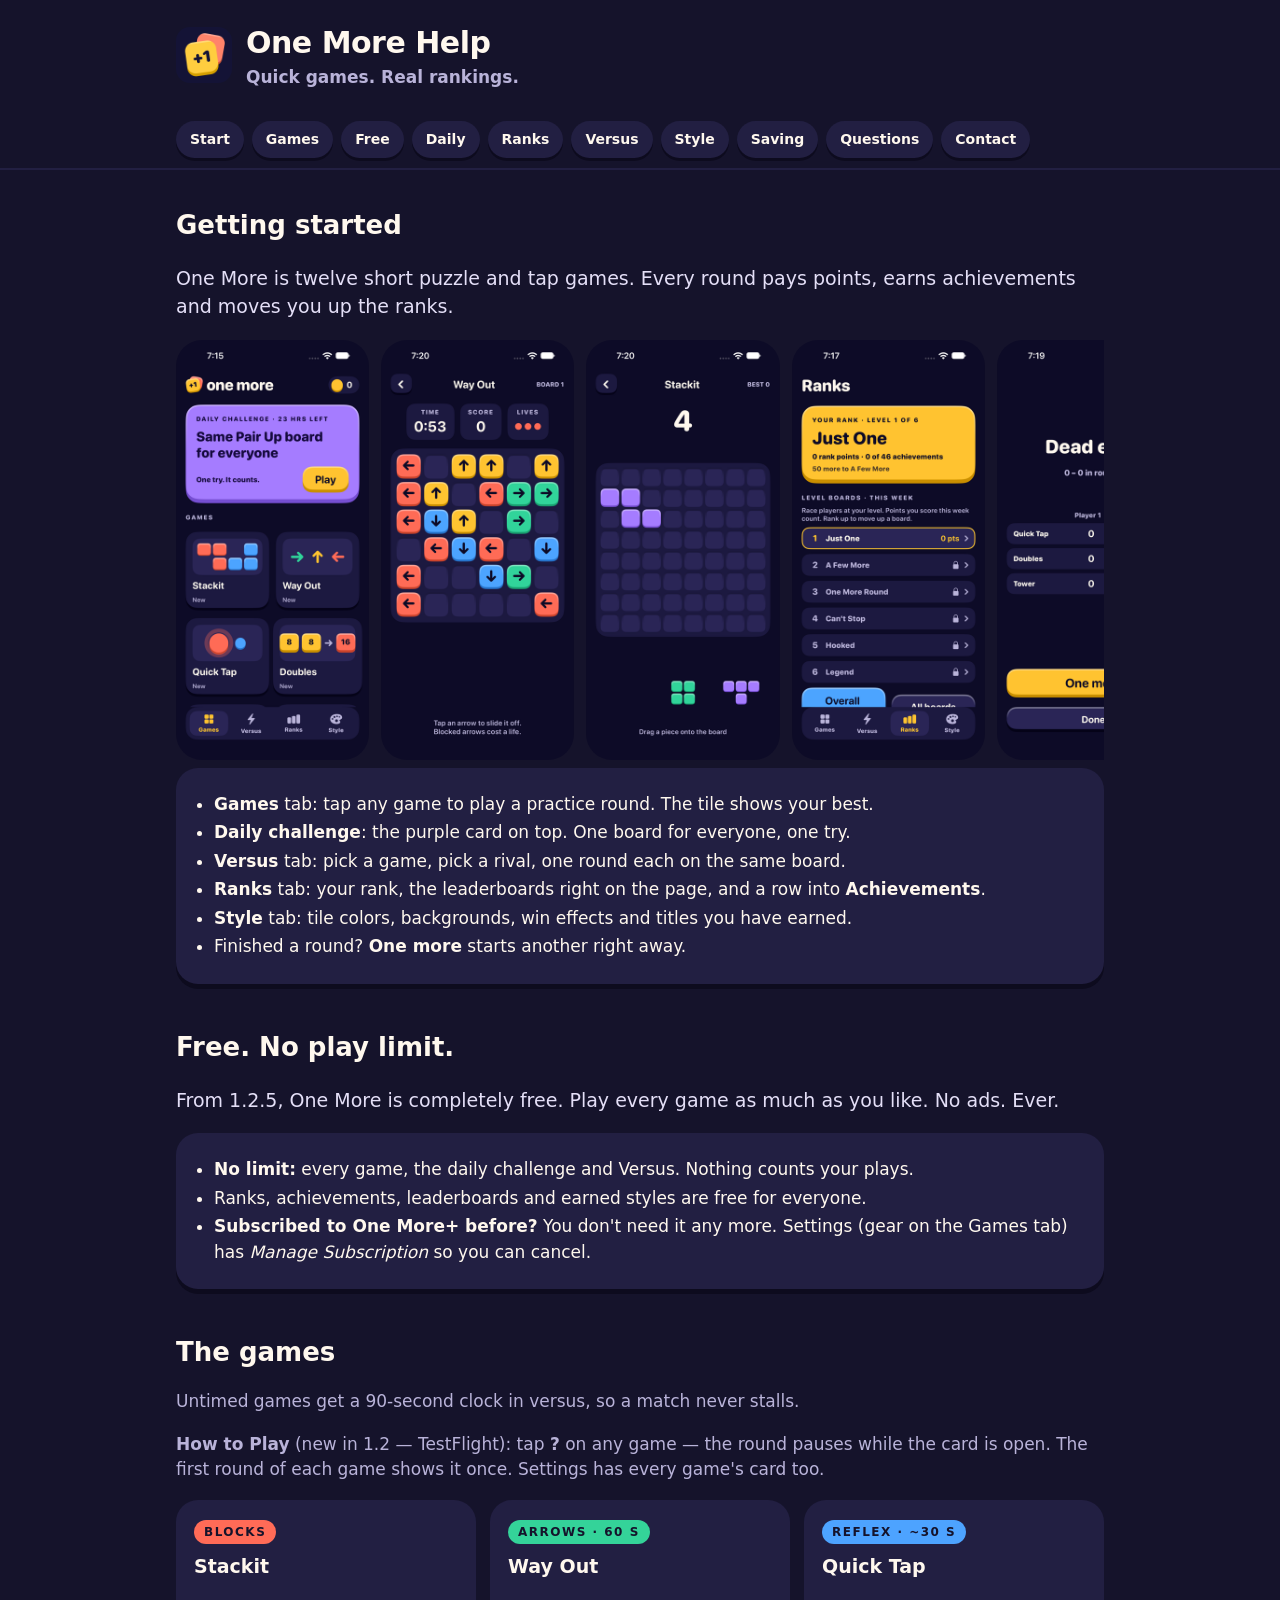
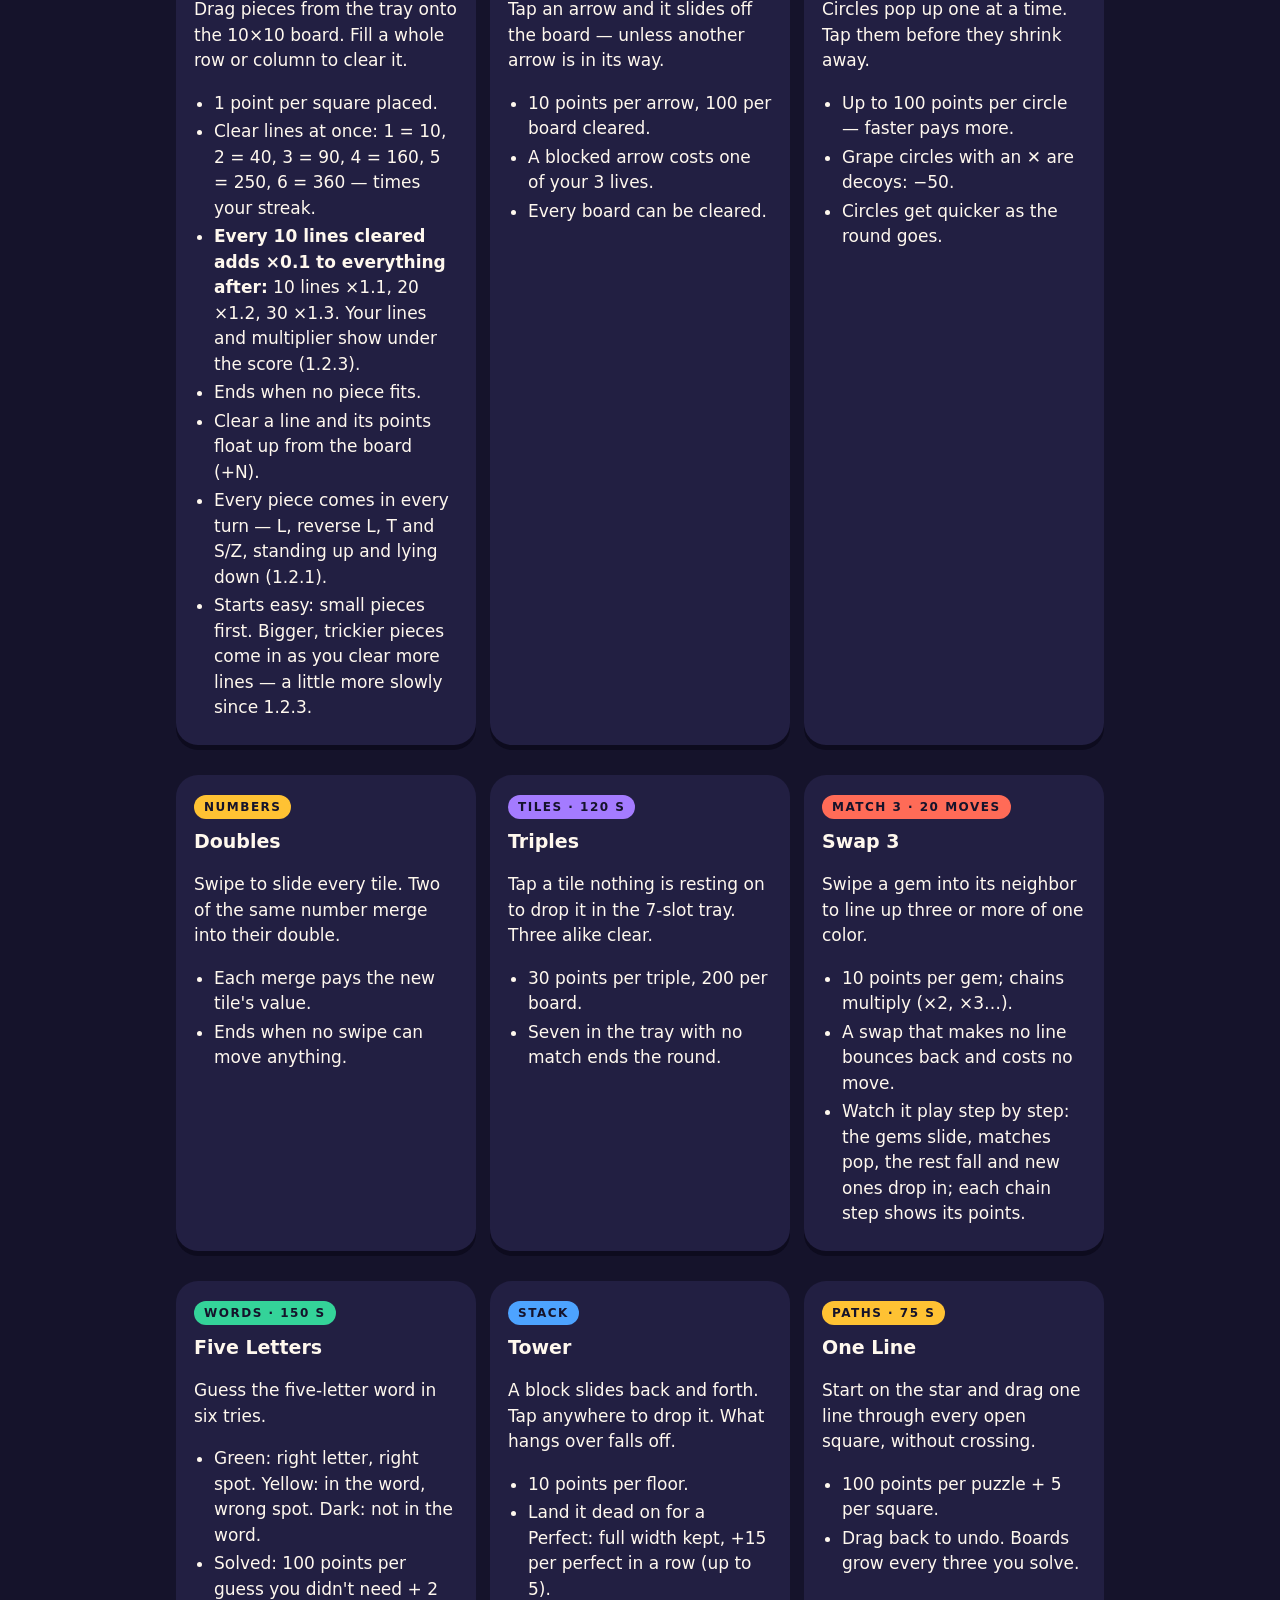
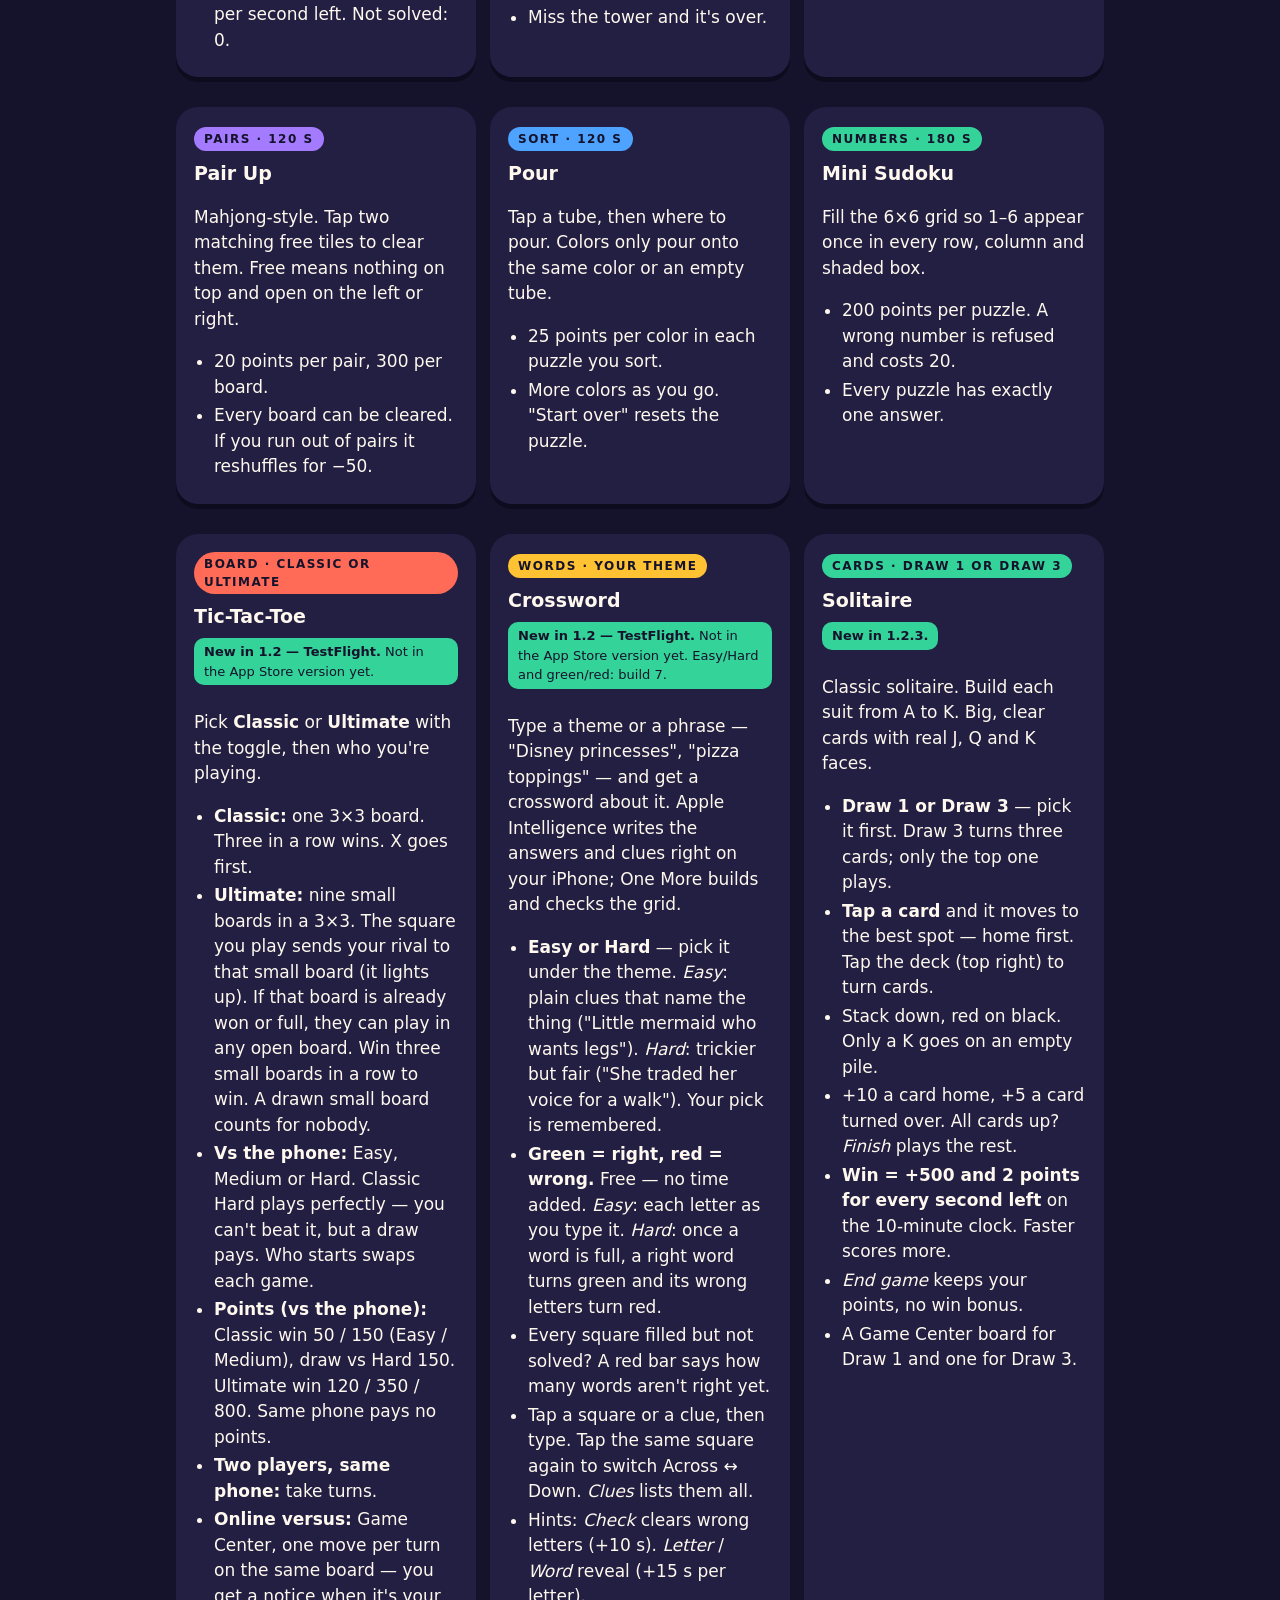
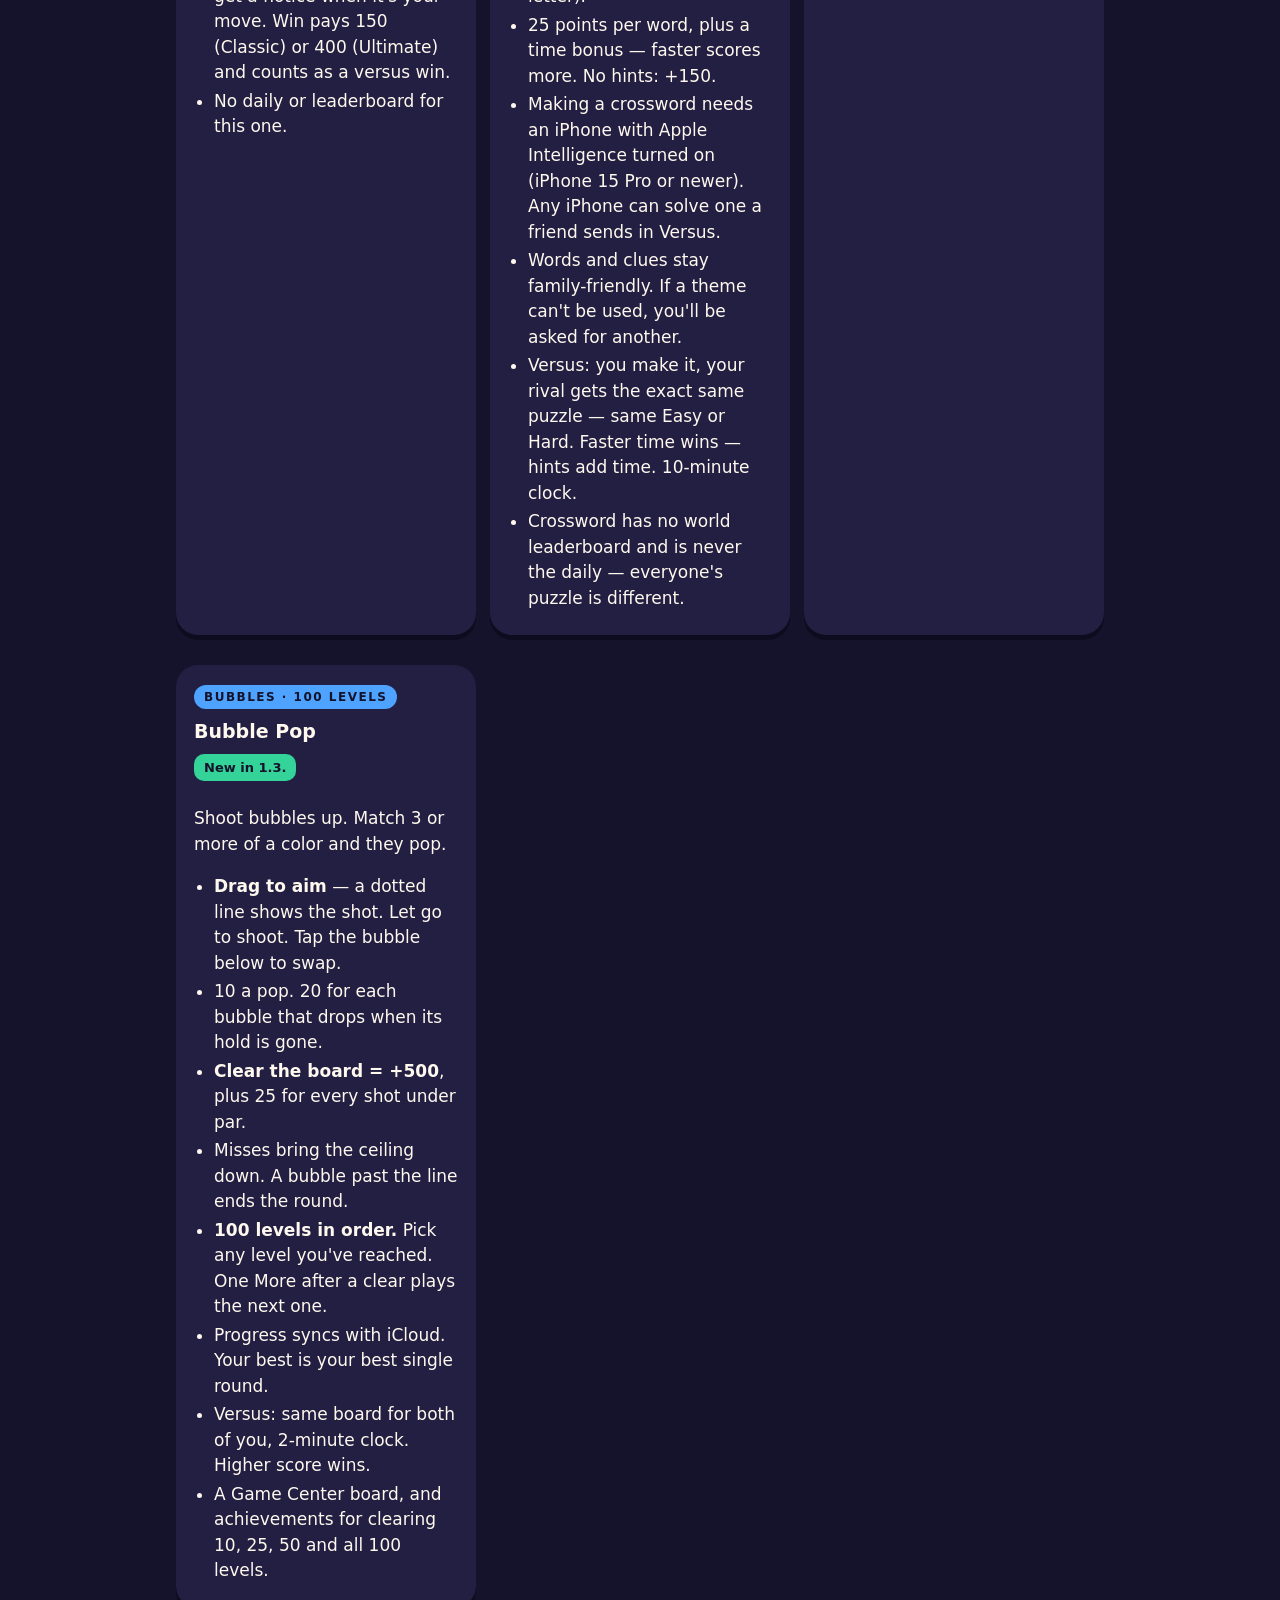
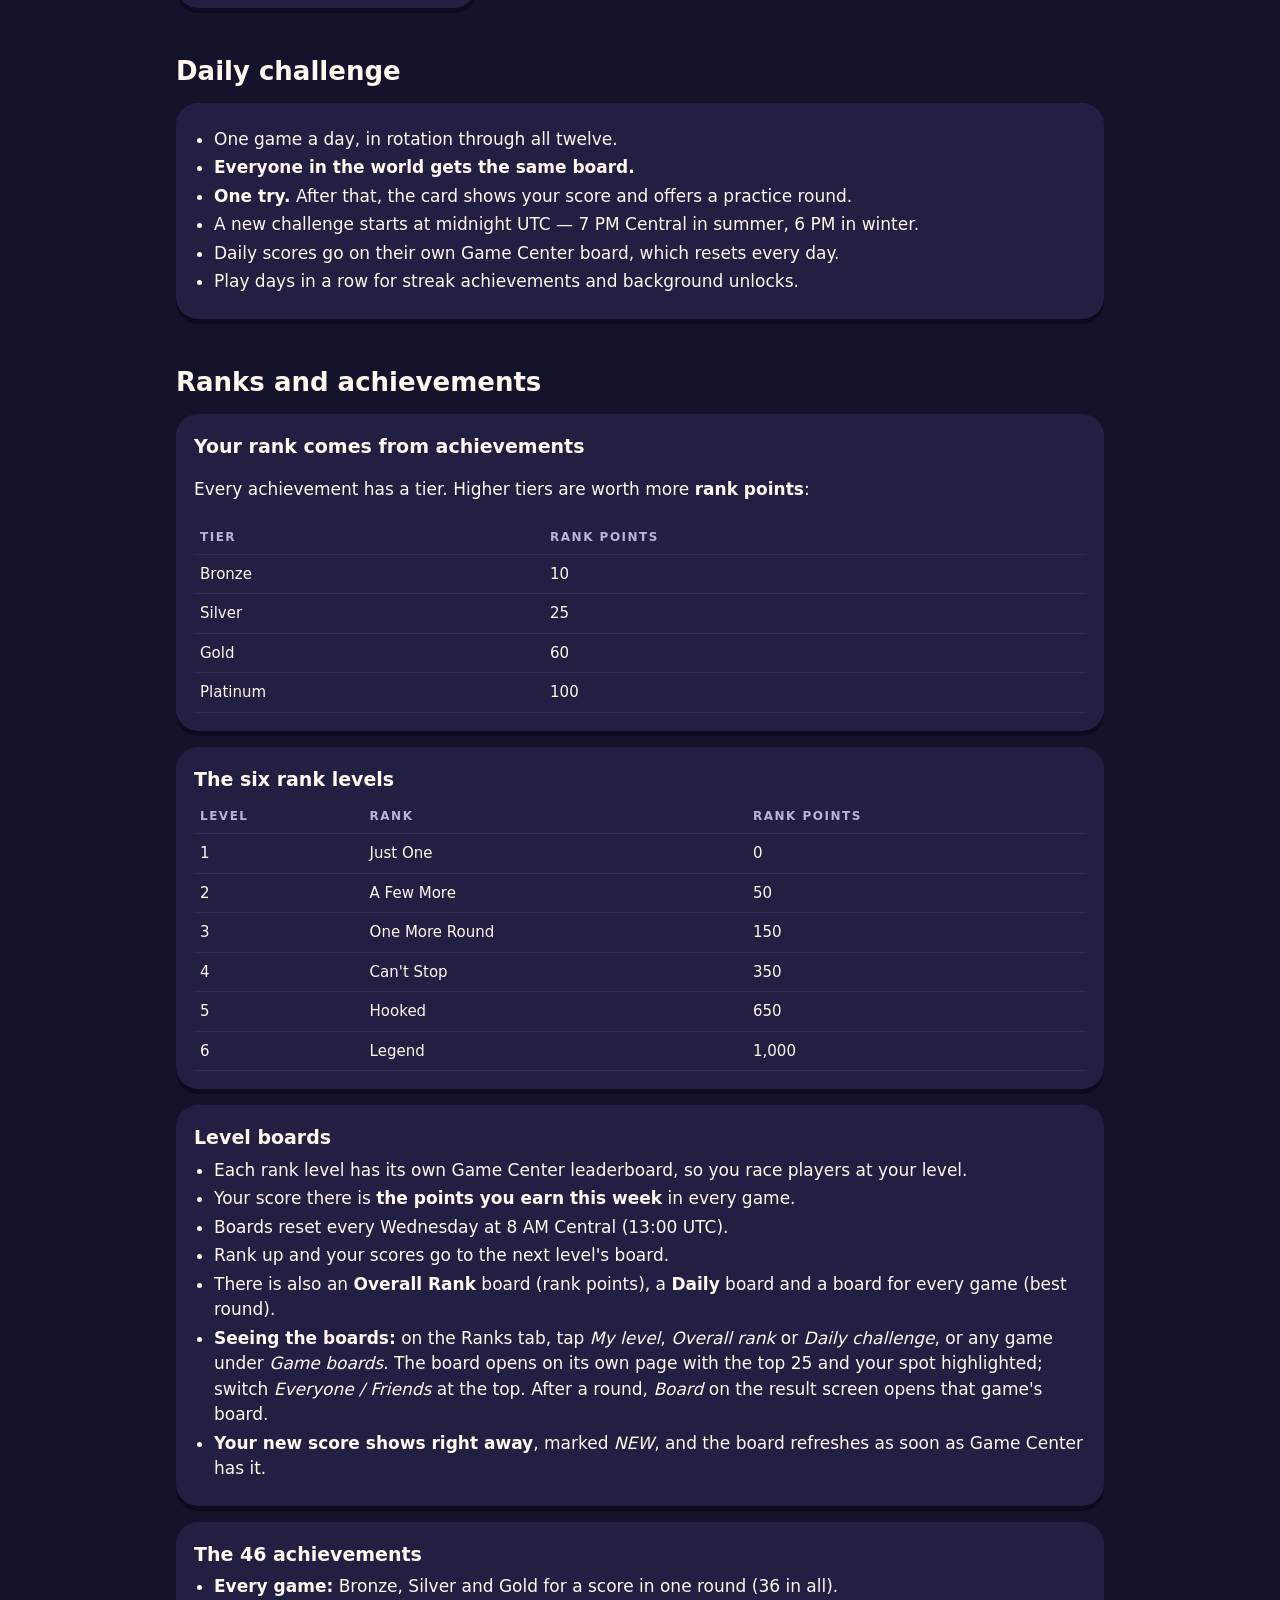
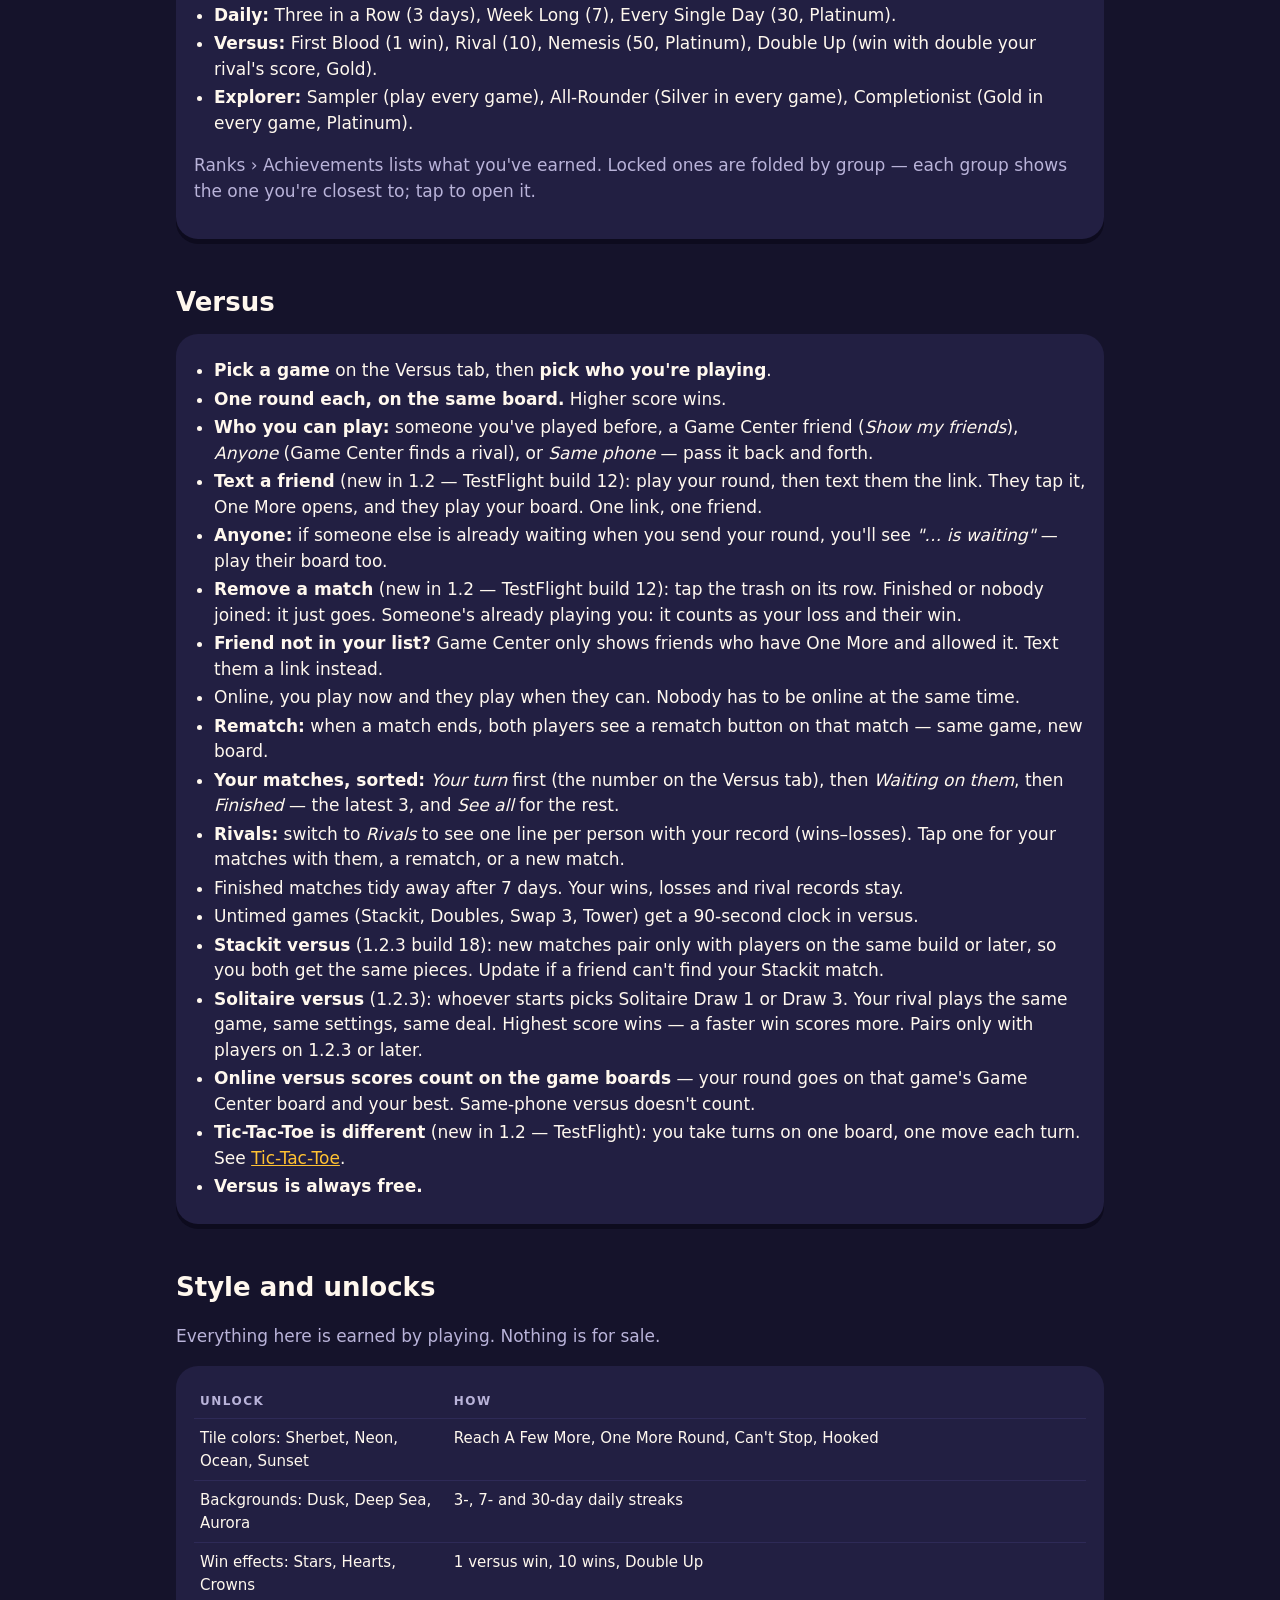
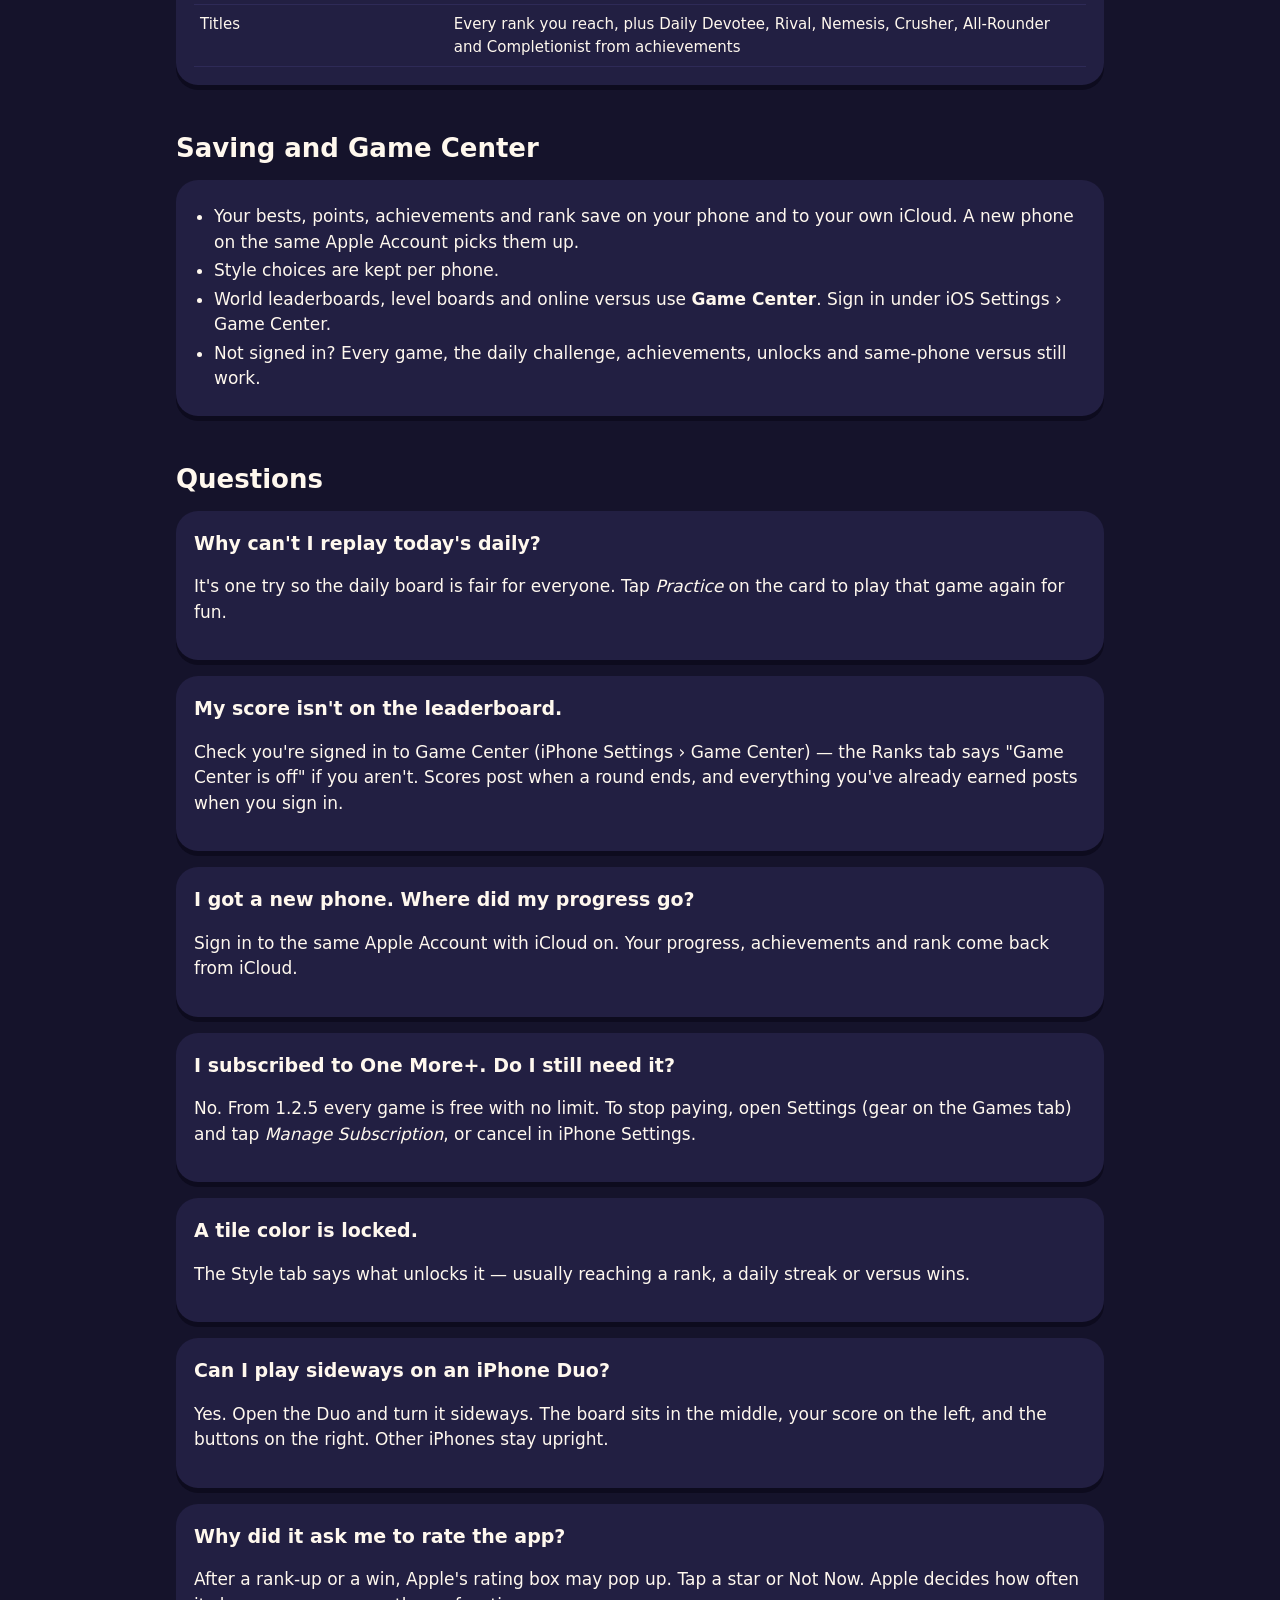
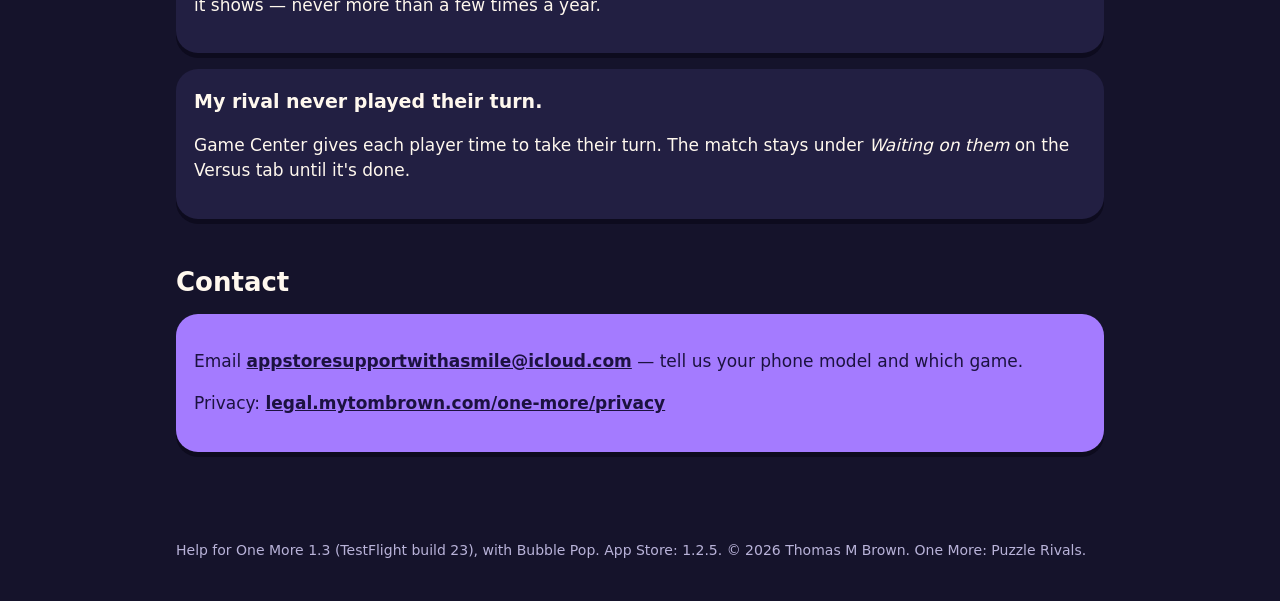
<file: index.html>
<!doctype html>
<html lang="en-US">
<head>
  <meta charset="utf-8">
  <meta name="viewport" content="width=device-width, initial-scale=1">
  <title>One More Help</title>
  <meta name="description" content="Help for One More: Puzzle Rivals — the games, the daily challenge, ranks, versus and unlocks.">
  <link rel="icon" type="image/png" href="assets/favicon.png">
  <link rel="stylesheet" href="styles.css">
</head>
<body>
  <header>
    <img src="assets/icon.png" alt="One More app icon">
    <div>
      <h1>One More Help</h1>
      <p>Quick games. Real rankings.</p>
    </div>
  </header>

  <nav aria-label="Sections"><div>
    <a href="#start">Start</a><a href="#games">Games</a><a href="#plays">Free</a><a href="#daily">Daily</a><a href="#ranks">Ranks</a>
    <a href="#versus">Versus</a><a href="#style">Style</a><a href="#saving">Saving</a><a href="#faq">Questions</a><a href="#contact">Contact</a>
  </div></nav>

  <main>
    <section id="start">
      <h2>Getting started</h2>
      <p class="lead">One More is twelve short puzzle and tap games. Every round pays points, earns achievements and moves you up the ranks.</p>
      <div class="shots">
        <img src="assets/01-home.png" alt="Home screen with the daily challenge and the games">
        <img src="assets/03-wayout.png" alt="Way Out in play">
        <img src="assets/02-stackit.png" alt="Stackit in play">
        <img src="assets/14-ranks.png" alt="Ranks screen with the level boards">
        <img src="assets/07-versus-final.png" alt="A versus result">
        <img src="assets/16-style.png" alt="Style screen with unlocks">
      </div>
      <div class="card">
        <ul>
          <li><strong>Games</strong> tab: tap any game to play a practice round. The tile shows your best.</li>
          <li><strong>Daily challenge</strong>: the purple card on top. One board for everyone, one try.</li>
          <li><strong>Versus</strong> tab: pick a game, pick a rival, one round each on the same board.</li>
          <li><strong>Ranks</strong> tab: your rank, the leaderboards right on the page, and a row into <strong>Achievements</strong>.</li>
          <li><strong>Style</strong> tab: tile colors, backgrounds, win effects and titles you have earned.</li>
          <li>Finished a round? <strong>One more</strong> starts another right away.</li>
        </ul>
      </div>
    </section>

    <section id="plays">
      <h2>Free. No play limit.</h2>
      <p class="lead">From 1.2.5, One More is completely free. Play every game as much as you like. No ads. Ever.</p>
      <div class="card">
        <ul>
          <li><strong>No limit:</strong> every game, the daily challenge and Versus. Nothing counts your plays.</li>
          <li>Ranks, achievements, leaderboards and earned styles are free for everyone.</li>
          <li><strong>Subscribed to One More+ before?</strong> You don't need it any more. Settings (gear on the Games tab) has <em>Manage Subscription</em> so you can cancel.</li>
        </ul>
      </div>
    </section>

    <section id="games">
      <h2>The games</h2>
      <p class="muted">Untimed games get a 90-second clock in versus, so a match never stalls.</p>
      <p class="muted"><strong>How to Play</strong> (new in 1.2 — TestFlight): tap <strong>?</strong> on any game — the round pauses while the card is open. The first round of each game shows it once. Settings has every game's card too.</p>
      <div class="grid">
        <div class="card" id="stackit"><span class="tag coral">BLOCKS</span><h3>Stackit</h3>
          <p>Drag pieces from the tray onto the 10×10 board. Fill a whole row or column to clear it.</p>
          <ul><li>1 point per square placed.</li><li>Clear lines at once: 1 = 10, 2 = 40, 3 = 90, 4 = 160, 5 = 250, 6 = 360 — times your streak.</li><li><strong>Every 10 lines cleared adds ×0.1 to everything after:</strong> 10 lines ×1.1, 20 ×1.2, 30 ×1.3. Your lines and multiplier show under the score (1.2.3).</li><li>Ends when no piece fits.</li><li>Clear a line and its points float up from the board (+N).</li><li>Every piece comes in every turn — L, reverse L, T and S/Z, standing up and lying down (1.2.1).</li><li>Starts easy: small pieces first. Bigger, trickier pieces come in as you clear more lines — a little more slowly since 1.2.3.</li></ul></div>
        <div class="card" id="wayout"><span class="tag mint">ARROWS · 60 S</span><h3>Way Out</h3>
          <p>Tap an arrow and it slides off the board — unless another arrow is in its way.</p>
          <ul><li>10 points per arrow, 100 per board cleared.</li><li>A blocked arrow costs one of your 3 lives.</li><li>Every board can be cleared.</li></ul></div>
        <div class="card" id="quicktap"><span class="tag sky">REFLEX · ~30 S</span><h3>Quick Tap</h3>
          <p>Circles pop up one at a time. Tap them before they shrink away.</p>
          <ul><li>Up to 100 points per circle — faster pays more.</li><li>Grape circles with an ✕ are decoys: −50.</li><li>Circles get quicker as the round goes.</li></ul></div>
        <div class="card" id="doubles"><span class="tag sun">NUMBERS</span><h3>Doubles</h3>
          <p>Swipe to slide every tile. Two of the same number merge into their double.</p>
          <ul><li>Each merge pays the new tile's value.</li><li>Ends when no swipe can move anything.</li></ul></div>
        <div class="card" id="triples"><span class="tag grape">TILES · 120 S</span><h3>Triples</h3>
          <p>Tap a tile nothing is resting on to drop it in the 7-slot tray. Three alike clear.</p>
          <ul><li>30 points per triple, 200 per board.</li><li>Seven in the tray with no match ends the round.</li></ul></div>
        <div class="card" id="swap3"><span class="tag coral">MATCH 3 · 20 MOVES</span><h3>Swap 3</h3>
          <p>Swipe a gem into its neighbor to line up three or more of one color.</p>
          <ul><li>10 points per gem; chains multiply (×2, ×3…).</li><li>A swap that makes no line bounces back and costs no move.</li><li>Watch it play step by step: the gems slide, matches pop, the rest fall and new ones drop in; each chain step shows its points.</li></ul></div>
        <div class="card" id="fiveletters"><span class="tag mint">WORDS · 150 S</span><h3>Five Letters</h3>
          <p>Guess the five-letter word in six tries.</p>
          <ul><li>Green: right letter, right spot. Yellow: in the word, wrong spot. Dark: not in the word.</li><li>Solved: 100 points per guess you didn't need + 2 per second left. Not solved: 0.</li></ul></div>
        <div class="card" id="tower"><span class="tag sky">STACK</span><h3>Tower</h3>
          <p>A block slides back and forth. Tap anywhere to drop it. What hangs over falls off.</p>
          <ul><li>10 points per floor.</li><li>Land it dead on for a Perfect: full width kept, +15 per perfect in a row (up to 5).</li><li>Miss the tower and it's over.</li></ul></div>
        <div class="card" id="oneline"><span class="tag sun">PATHS · 75 S</span><h3>One Line</h3>
          <p>Start on the star and drag one line through every open square, without crossing.</p>
          <ul><li>100 points per puzzle + 5 per square.</li><li>Drag back to undo. Boards grow every three you solve.</li></ul></div>
        <div class="card" id="pairup"><span class="tag grape">PAIRS · 120 S</span><h3>Pair Up</h3>
          <p>Mahjong-style. Tap two matching free tiles to clear them. Free means nothing on top and open on the left or right.</p>
          <ul><li>20 points per pair, 300 per board.</li><li>Every board can be cleared. If you run out of pairs it reshuffles for −50.</li></ul></div>
        <div class="card" id="pour"><span class="tag sky">SORT · 120 S</span><h3>Pour</h3>
          <p>Tap a tube, then where to pour. Colors only pour onto the same color or an empty tube.</p>
          <ul><li>25 points per color in each puzzle you sort.</li><li>More colors as you go. "Start over" resets the puzzle.</li></ul></div>
        <div class="card" id="minisudoku"><span class="tag mint">NUMBERS · 180 S</span><h3>Mini Sudoku</h3>
          <p>Fill the 6×6 grid so 1–6 appear once in every row, column and shaded box.</p>
          <ul><li>200 points per puzzle. A wrong number is refused and costs 20.</li><li>Every puzzle has exactly one answer.</li></ul></div>
        <div class="card" id="tictactoe"><span class="tag coral">BOARD · CLASSIC OR ULTIMATE</span><h3>Tic-Tac-Toe</h3>
          <p class="new"><strong>New in 1.2 — TestFlight.</strong> Not in the App Store version yet.</p>
          <p>Pick <strong>Classic</strong> or <strong>Ultimate</strong> with the toggle, then who you're playing.</p>
          <ul><li><strong>Classic:</strong> one 3×3 board. Three in a row wins. X goes first.</li>
          <li><strong>Ultimate:</strong> nine small boards in a 3×3. The square you play sends your rival to that small board (it lights up). If that board is already won or full, they can play in any open board. Win three small boards in a row to win. A drawn small board counts for nobody.</li>
          <li><strong>Vs the phone:</strong> Easy, Medium or Hard. Classic Hard plays perfectly — you can't beat it, but a draw pays. Who starts swaps each game.</li>
          <li><strong>Points (vs the phone):</strong> Classic win 50 / 150 (Easy / Medium), draw vs Hard 150. Ultimate win 120 / 350 / 800. Same phone pays no points.</li>
          <li><strong>Two players, same phone:</strong> take turns.</li>
          <li><strong>Online versus:</strong> Game Center, one move per turn on the same board — you get a notice when it's your move. Win pays 150 (Classic) or 400 (Ultimate) and counts as a versus win.</li>
          <li>No daily or leaderboard for this one.</li></ul></div>
        <div class="card" id="crossword"><span class="tag sun">WORDS · YOUR THEME</span><h3>Crossword</h3>
          <p class="new"><strong>New in 1.2 — TestFlight.</strong> Not in the App Store version yet. Easy/Hard and green/red: build 7.</p>
          <p>Type a theme or a phrase — "Disney princesses", "pizza toppings" — and get a crossword about it. Apple Intelligence writes the answers and clues right on your iPhone; One More builds and checks the grid.</p>
          <ul><li><strong>Easy or Hard</strong> — pick it under the theme. <em>Easy</em>: plain clues that name the thing ("Little mermaid who wants legs"). <em>Hard</em>: trickier but fair ("She traded her voice for a walk"). Your pick is remembered.</li>
            <li><strong>Green = right, red = wrong.</strong> Free — no time added. <em>Easy</em>: each letter as you type it. <em>Hard</em>: once a word is full, a right word turns green and its wrong letters turn red.</li>
            <li>Every square filled but not solved? A red bar says how many words aren't right yet.</li>
            <li>Tap a square or a clue, then type. Tap the same square again to switch Across ↔ Down. <em>Clues</em> lists them all.</li>
            <li>Hints: <em>Check</em> clears wrong letters (+10 s). <em>Letter</em> / <em>Word</em> reveal (+15 s per letter).</li>
            <li>25 points per word, plus a time bonus — faster scores more. No hints: +150.</li>
            <li>Making a crossword needs an iPhone with Apple Intelligence turned on (iPhone 15 Pro or newer). Any iPhone can solve one a friend sends in Versus.</li>
            <li>Words and clues stay family-friendly. If a theme can't be used, you'll be asked for another.</li>
            <li>Versus: you make it, your rival gets the exact same puzzle — same Easy or Hard. Faster time wins — hints add time. 10-minute clock.</li>
            <li>Crossword has no world leaderboard and is never the daily — everyone's puzzle is different.</li></ul></div>
        <div class="card" id="klondike"><span class="tag mint">CARDS · DRAW 1 OR DRAW 3</span><h3>Solitaire</h3>
          <p class="new"><strong>New in 1.2.3.</strong></p>
          <p>Classic solitaire. Build each suit from A to K. Big, clear cards with real J, Q and K faces.</p>
          <ul><li><strong>Draw 1 or Draw 3</strong> — pick it first. Draw 3 turns three cards; only the top one plays.</li>
            <li><strong>Tap a card</strong> and it moves to the best spot — home first. Tap the deck (top right) to turn cards.</li>
            <li>Stack down, red on black. Only a K goes on an empty pile.</li>
            <li>+10 a card home, +5 a card turned over. All cards up? <em>Finish</em> plays the rest.</li>
            <li><strong>Win = +500 and 2 points for every second left</strong> on the 10-minute clock. Faster scores more.</li>
            <li><em>End game</em> keeps your points, no win bonus.</li>
            <li>A Game Center board for Draw 1 and one for Draw 3.</li></ul></div>
        <div class="card" id="bubblepop"><span class="tag sky">BUBBLES · 100 LEVELS</span><h3>Bubble Pop</h3>
          <p class="new"><strong>New in 1.3.</strong></p>
          <p>Shoot bubbles up. Match 3 or more of a color and they pop.</p>
          <ul><li><strong>Drag to aim</strong> — a dotted line shows the shot. Let go to shoot. Tap the bubble below to swap.</li>
            <li>10 a pop. 20 for each bubble that drops when its hold is gone.</li>
            <li><strong>Clear the board = +500</strong>, plus 25 for every shot under par.</li>
            <li>Misses bring the ceiling down. A bubble past the line ends the round.</li>
            <li><strong>100 levels in order.</strong> Pick any level you've reached. One More after a clear plays the next one.</li>
            <li>Progress syncs with iCloud. Your best is your best single round.</li>
            <li>Versus: same board for both of you, 2-minute clock. Higher score wins.</li>
            <li>A Game Center board, and achievements for clearing 10, 25, 50 and all 100 levels.</li></ul></div>
      </div>
    </section>

    <section id="daily">
      <h2>Daily challenge</h2>
      <div class="card">
        <ul>
          <li>One game a day, in rotation through all twelve.</li>
          <li><strong>Everyone in the world gets the same board.</strong></li>
          <li><strong>One try.</strong> After that, the card shows your score and offers a practice round.</li>
          <li>A new challenge starts at midnight UTC — 7 PM Central in summer, 6 PM in winter.</li>
          <li>Daily scores go on their own Game Center board, which resets every day.</li>
          <li>Play days in a row for streak achievements and background unlocks.</li>
        </ul>
      </div>
    </section>

    <section id="ranks">
      <h2>Ranks and achievements</h2>
      <div class="card">
        <h3>Your rank comes from achievements</h3>
        <p>Every achievement has a tier. Higher tiers are worth more <strong>rank points</strong>:</p>
        <table>
          <thead><tr><th>TIER</th><th>RANK POINTS</th></tr></thead>
          <tbody><tr><td>Bronze</td><td>10</td></tr><tr><td>Silver</td><td>25</td></tr><tr><td>Gold</td><td>60</td></tr><tr><td>Platinum</td><td>100</td></tr></tbody>
        </table>
      </div>
      <div class="card">
        <h3>The six rank levels</h3>
        <table>
          <thead><tr><th>LEVEL</th><th>RANK</th><th>RANK POINTS</th></tr></thead>
          <tbody>
            <tr><td>1</td><td>Just One</td><td>0</td></tr><tr><td>2</td><td>A Few More</td><td>50</td></tr>
            <tr><td>3</td><td>One More Round</td><td>150</td></tr><tr><td>4</td><td>Can't Stop</td><td>350</td></tr>
            <tr><td>5</td><td>Hooked</td><td>650</td></tr><tr><td>6</td><td>Legend</td><td>1,000</td></tr>
          </tbody>
        </table>
      </div>
      <div class="card">
        <h3>Level boards</h3>
        <ul>
          <li>Each rank level has its own Game Center leaderboard, so you race players at your level.</li>
          <li>Your score there is <strong>the points you earn this week</strong> in every game.</li>
          <li>Boards reset every Wednesday at 8 AM Central (13:00 UTC).</li>
          <li>Rank up and your scores go to the next level's board.</li>
          <li>There is also an <strong>Overall Rank</strong> board (rank points), a <strong>Daily</strong> board and a board for every game (best round).</li>
          <li><strong>Seeing the boards:</strong> on the Ranks tab, tap <em>My level</em>, <em>Overall rank</em> or <em>Daily challenge</em>, or any game under <em>Game boards</em>. The board opens on its own page with the top 25 and your spot highlighted; switch <em>Everyone / Friends</em> at the top. After a round, <em>Board</em> on the result screen opens that game's board.</li>
          <li><strong>Your new score shows right away</strong>, marked <em>NEW</em>, and the board refreshes as soon as Game Center has it.</li>
        </ul>
      </div>
      <div class="card">
        <h3>The 46 achievements</h3>
        <ul>
          <li><strong>Every game:</strong> Bronze, Silver and Gold for a score in one round (36 in all).</li>
          <li><strong>Daily:</strong> Three in a Row (3 days), Week Long (7), Every Single Day (30, Platinum).</li>
          <li><strong>Versus:</strong> First Blood (1 win), Rival (10), Nemesis (50, Platinum), Double Up (win with double your rival's score, Gold).</li>
          <li><strong>Explorer:</strong> Sampler (play every game), All-Rounder (Silver in every game), Completionist (Gold in every game, Platinum).</li>
        </ul>
        <p class="muted">Ranks › Achievements lists what you've earned. Locked ones are folded by group — each group shows the one you're closest to; tap to open it.</p>
      </div>
    </section>

    <section id="versus">
      <h2>Versus</h2>
      <div class="card">
        <ul>
          <li><strong>Pick a game</strong> on the Versus tab, then <strong>pick who you're playing</strong>.</li>
          <li><strong>One round each, on the same board.</strong> Higher score wins.</li>
          <li><strong>Who you can play:</strong> someone you've played before, a Game Center friend (<em>Show my friends</em>), <em>Anyone</em> (Game Center finds a rival), or <em>Same phone</em> — pass it back and forth.</li>
          <li><strong>Text a friend</strong> (new in 1.2 — TestFlight build 12): play your round, then text them the link. They tap it, One More opens, and they play your board. One link, one friend.</li>
          <li><strong>Anyone:</strong> if someone else is already waiting when you send your round, you'll see <em>"… is waiting"</em> — play their board too.</li>
          <li><strong>Remove a match</strong> (new in 1.2 — TestFlight build 12): tap the trash on its row. Finished or nobody joined: it just goes. Someone's already playing you: it counts as your loss and their win.</li>
          <li><strong>Friend not in your list?</strong> Game Center only shows friends who have One More and allowed it. Text them a link instead.</li>
          <li>Online, you play now and they play when they can. Nobody has to be online at the same time.</li>
          <li><strong>Rematch:</strong> when a match ends, both players see a rematch button on that match — same game, new board.</li>
          <li><strong>Your matches, sorted:</strong> <em>Your turn</em> first (the number on the Versus tab), then <em>Waiting on them</em>, then <em>Finished</em> — the latest 3, and <em>See all</em> for the rest.</li>
          <li><strong>Rivals:</strong> switch to <em>Rivals</em> to see one line per person with your record (wins–losses). Tap one for your matches with them, a rematch, or a new match.</li>
          <li>Finished matches tidy away after 7 days. Your wins, losses and rival records stay.</li>
          <li>Untimed games (Stackit, Doubles, Swap 3, Tower) get a 90-second clock in versus.</li>
          <li><strong>Stackit versus</strong> (1.2.3 build 18): new matches pair only with players on the same build or later, so you both get the same pieces. Update if a friend can't find your Stackit match.</li>
          <li><strong>Solitaire versus</strong> (1.2.3): whoever starts picks Solitaire Draw 1 or Draw 3. Your rival plays the same game, same settings, same deal. Highest score wins — a faster win scores more. Pairs only with players on 1.2.3 or later.</li>
          <li><strong>Online versus scores count on the game boards</strong> — your round goes on that game's Game Center board and your best. Same-phone versus doesn't count.</li>
          <li><strong>Tic-Tac-Toe is different</strong> (new in 1.2 — TestFlight): you take turns on one board, one move each turn. See <a href="#tictactoe">Tic-Tac-Toe</a>.</li>
          <li><strong>Versus is always free.</strong></li>
        </ul>
      </div>
    </section>

    <section id="style">
      <h2>Style and unlocks</h2>
      <p class="muted">Everything here is earned by playing. Nothing is for sale.</p>
      <div class="card">
        <table>
          <thead><tr><th>UNLOCK</th><th>HOW</th></tr></thead>
          <tbody>
            <tr><td>Tile colors: Sherbet, Neon, Ocean, Sunset</td><td>Reach A Few More, One More Round, Can't Stop, Hooked</td></tr>
            <tr><td>Backgrounds: Dusk, Deep Sea, Aurora</td><td>3-, 7- and 30-day daily streaks</td></tr>
            <tr><td>Win effects: Stars, Hearts, Crowns</td><td>1 versus win, 10 wins, Double Up</td></tr>
            <tr><td>Titles</td><td>Every rank you reach, plus Daily Devotee, Rival, Nemesis, Crusher, All-Rounder and Completionist from achievements</td></tr>
          </tbody>
        </table>
      </div>
    </section>

    <section id="saving">
      <h2>Saving and Game Center</h2>
      <div class="card">
        <ul>
          <li>Your bests, points, achievements and rank save on your phone and to your own iCloud. A new phone on the same Apple Account picks them up.</li>
          <li>Style choices are kept per phone.</li>
          <li>World leaderboards, level boards and online versus use <strong>Game Center</strong>. Sign in under iOS Settings › Game Center.</li>
          <li>Not signed in? Every game, the daily challenge, achievements, unlocks and same-phone versus still work.</li>
        </ul>
      </div>
    </section>

    <section id="faq">
      <h2>Questions</h2>
      <div class="card"><h3>Why can't I replay today's daily?</h3><p>It's one try so the daily board is fair for everyone. Tap <em>Practice</em> on the card to play that game again for fun.</p></div>
      <div class="card"><h3>My score isn't on the leaderboard.</h3><p>Check you're signed in to Game Center (iPhone Settings › Game Center) — the Ranks tab says "Game Center is off" if you aren't. Scores post when a round ends, and everything you've already earned posts when you sign in.</p></div>
      <div class="card"><h3>I got a new phone. Where did my progress go?</h3><p>Sign in to the same Apple Account with iCloud on. Your progress, achievements and rank come back from iCloud.</p></div>
      <div class="card"><h3>I subscribed to One More+. Do I still need it?</h3><p>No. From 1.2.5 every game is free with no limit. To stop paying, open Settings (gear on the Games tab) and tap <em>Manage Subscription</em>, or cancel in iPhone Settings.</p></div>
      <div class="card"><h3>A tile color is locked.</h3><p>The Style tab says what unlocks it — usually reaching a rank, a daily streak or versus wins.</p></div>
      <div class="card"><h3>Can I play sideways on an iPhone Duo?</h3><p>Yes. Open the Duo and turn it sideways. The board sits in the middle, your score on the left, and the buttons on the right. Other iPhones stay upright.</p></div>
      <div class="card"><h3>Why did it ask me to rate the app?</h3><p>After a rank-up or a win, Apple's rating box may pop up. Tap a star or Not Now. Apple decides how often it shows — never more than a few times a year.</p></div>
      <div class="card"><h3>My rival never played their turn.</h3><p>Game Center gives each player time to take their turn. The match stays under <em>Waiting on them</em> on the Versus tab until it's done.</p></div>
    </section>

    <section id="contact">
      <h2>Contact</h2>
      <div class="card ask">
        <p>Email <a href="mailto:appstoresupportwithasmile@icloud.com">appstoresupportwithasmile@icloud.com</a> — tell us your phone model and which game.</p>
        <p>Privacy: <a href="https://legal.mytombrown.com/one-more/privacy/">legal.mytombrown.com/one-more/privacy</a></p>
      </div>
    </section>
  </main>

  <footer>Help for One More 1.3 (TestFlight build 23), with Bubble Pop. App Store: 1.2.5. © 2026 Thomas M Brown. One More: Puzzle Rivals.</footer>
</body>
</html>
</file>
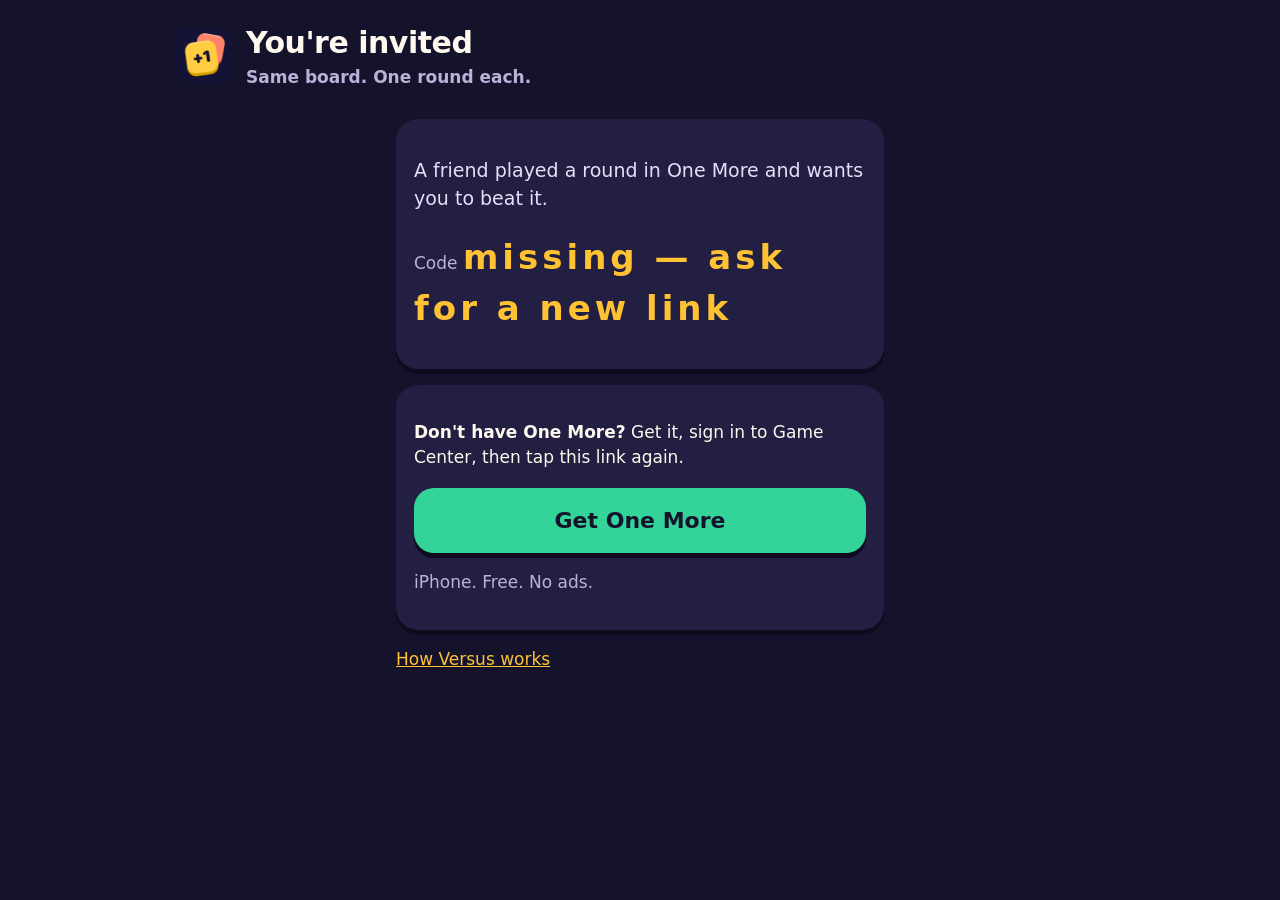
<file: play/index.html>
<!doctype html>
<html lang="en-US">
<head>
  <meta charset="utf-8">
  <meta name="viewport" content="width=device-width, initial-scale=1">
  <title>Play me in One More</title>
  <meta name="description" content="A friend invited you to a One More match. Same board, one round each.">
  <link rel="icon" type="image/png" href="../assets/favicon.png">
  <link rel="stylesheet" href="../styles.css">
  <style>
    main { max-width: 520px; }
    .big { display: block; text-align: center; text-decoration: none; font-weight: 900; font-size: 22px;
           padding: 16px; border-radius: 20px; margin: 14px 0; color: var(--night); box-shadow: 0 5px 0 var(--lip); }
    .code { font-size: 34px; font-weight: 900; letter-spacing: 4px; color: var(--sun); }
  </style>
</head>
<body>
  <header>
    <img src="../assets/icon.png" alt="One More app icon">
    <div><h1>You're invited</h1><p>Same board. One round each.</p></div>
  </header>
  <main>
    <div class="card">
      <p class="lead">A friend played a round in One More and wants you to beat it.</p>
      <a id="open" class="big sun" href="onemore://join">Open One More</a>
      <p class="muted">Code <span id="code" class="code">——</span></p>
    </div>
    <div class="card">
      <p><strong>Don't have One More?</strong> Get it, sign in to Game Center, then tap this link again.</p>
      <a class="big mint" href="https://apps.apple.com/app/id6819893632">Get One More</a>
      <p class="muted">iPhone. Free. No ads.</p>
    </div>
    <p class="muted"><a href="../#versus">How Versus works</a></p>
  </main>
  <script>
    // OM-1040: the link carries ?c=<6-digit code>; the button hands it to the app.
    var c = (new URLSearchParams(location.search).get("c") || "").trim();
    if (/^[1-9][0-9]{5}$/.test(c)) {
      document.getElementById("code").textContent = c;
      document.getElementById("open").href = "onemore://join?c=" + c;
    } else {
      document.getElementById("open").style.display = "none";
      document.getElementById("code").textContent = "missing — ask for a new link";
    }
  </script>
</body>
</html>
</file>
<file: styles.css>
:root {
  --night: #15132B; --board: #221F42; --slot: #2E2A57; --lip: #0D0B1E;
  --cream: #FFF8EE; --muted: #B9B3D9; --soft: #E4DFF7;
  --coral: #FF6B57; --sun: #FFC233; --mint: #34D399; --sky: #4DA3FF; --grape: #A47BFF;
}
* { box-sizing: border-box; }
html { scroll-behavior: smooth; }
body { margin: 0; background: var(--night); color: var(--cream);
  font-family: ui-rounded, "SF Pro Rounded", system-ui, -apple-system, sans-serif; line-height: 1.5; font-size: 17px; }
a { color: var(--sun); }
header { display: flex; align-items: center; gap: 14px; padding: 20px 16px; max-width: 960px; margin: 0 auto; }
header img { width: 56px; height: 56px; border-radius: 14px; }
header h1 { margin: 0; font-size: 30px; font-weight: 900; letter-spacing: -0.5px; }
header p { margin: 0; color: var(--muted); font-weight: 700; }
nav { position: sticky; top: 0; z-index: 2; background: var(--night); border-bottom: 2px solid var(--board); }
nav div { max-width: 960px; margin: 0 auto; padding: 10px 16px; display: flex; gap: 8px; overflow-x: auto; }
nav a { flex: none; text-decoration: none; color: var(--cream); background: var(--board); padding: 8px 14px; border-radius: 999px;
  font-weight: 800; font-size: 14px; box-shadow: 0 3px 0 var(--lip); }
main { max-width: 960px; margin: 0 auto; padding: 8px 16px 48px; }
section { padding-top: 28px; }
.card[id], section[id] { scroll-margin-top: 64px; }
h2 { font-size: 26px; font-weight: 900; margin: 0 0 12px; }
h3 { font-size: 19px; font-weight: 900; margin: 0 0 6px; }
.lead { font-size: 19px; color: var(--soft); }
.card { background: var(--board); border-radius: 22px; padding: 18px; box-shadow: 0 5px 0 var(--lip); margin-bottom: 16px; }
.grid { display: grid; grid-template-columns: repeat(auto-fill, minmax(260px, 1fr)); gap: 14px; }
.tag { display: inline-block; font-size: 12px; font-weight: 900; letter-spacing: 1.5px; padding: 3px 10px; border-radius: 999px; color: var(--night); margin-bottom: 8px; }
.coral { background: var(--coral); } .sun { background: var(--sun); } .mint { background: var(--mint); } .sky { background: var(--sky); } .grape { background: var(--grape); }
ul { padding-left: 20px; margin: 6px 0; } li { margin: 3px 0; }
.muted { color: var(--muted); }
table { width: 100%; border-collapse: collapse; font-size: 15px; }
th, td { text-align: left; padding: 8px 6px; border-bottom: 1px solid var(--slot); vertical-align: top; }
th { color: var(--muted); font-size: 12px; letter-spacing: 1.5px; }
.shots { display: flex; gap: 12px; overflow-x: auto; padding-bottom: 8px; }
.shots img { height: 420px; border-radius: 26px; flex: none; }
.ask { background: var(--grape); color: #1C1240; }
.ask a { color: #1C1240; font-weight: 900; }
footer { max-width: 960px; margin: 0 auto; padding: 24px 16px 40px; color: var(--muted); font-size: 14px; }
@media (max-width: 520px) { .shots img { height: 340px; } header h1 { font-size: 26px; } }
.new { display: inline-block; font-size: 13px; color: var(--night); background: var(--mint); border-radius: 10px; padding: 4px 10px; margin: 2px 0 8px; }
</file>
